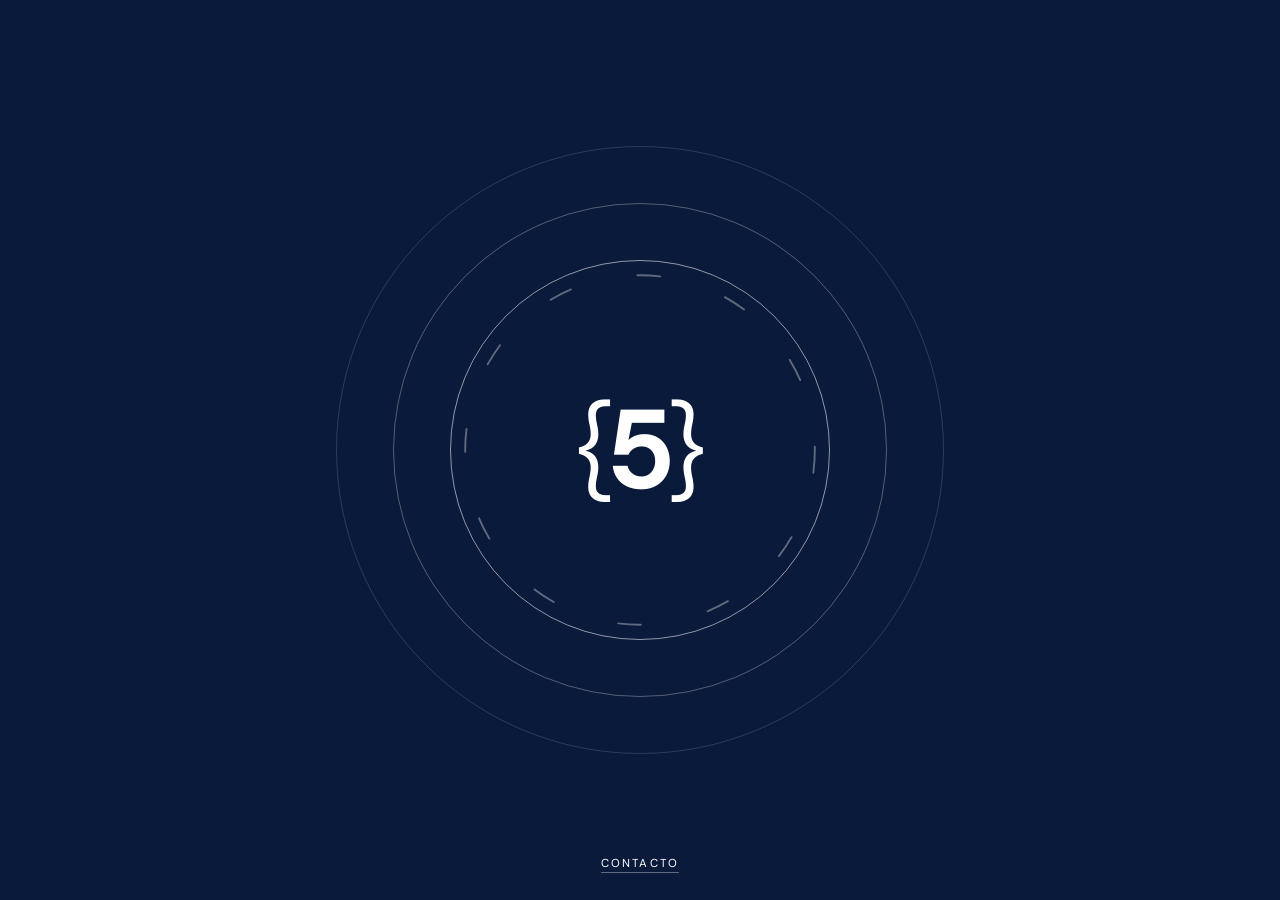
<file: index.html>
<!DOCTYPE html>
<html lang="es">
<head>
  <meta charset="UTF-8">
  <meta name="viewport" content="width=device-width, initial-scale=1.0">
  <title>estudio5 · Canales Digitales Optimizados</title>
  <link href="https://fonts.googleapis.com/css2?family=DM+Sans:wght@300;400;700&display=swap" rel="stylesheet">
  <style>
    *, *::before, *::after { box-sizing: border-box; margin: 0; padding: 0; }

    :root {
      --navy: #0a1a3b;
      --white: #ffffff;
      --dur: 5s;
    }

    html, body {
      width: 100%;
      height: 100%;
      overflow: hidden;
    }

    body {
      font-family: 'DM Sans', sans-serif;
      background: var(--navy);
      display: flex;
      align-items: center;
      justify-content: center;
    }

    /* ── Outer breathing rings ── */
    .ring-wrap {
      position: relative;
      display: flex;
      align-items: center;
      justify-content: center;
      /* Never exceed viewport, leave room for footer */
      width: min(55vw, 55vh, 380px);
      height: min(55vw, 55vh, 380px);
    }

    .ring {
      position: absolute;
      inset: 0;
      border-radius: 50%;
      border: 1.5px solid rgba(255,255,255,0.55);
      animation: breatheRing var(--dur) ease-in-out infinite;
    }
    .ring:nth-child(2) {
      inset: -15%;
      border-color: rgba(255,255,255,0.3);
      animation-delay: 0.4s;
    }
    .ring:nth-child(3) {
      inset: -30%;
      border-color: rgba(255,255,255,0.15);
      animation-delay: 0.8s;
    }

    /* Rings expand beyond ring-wrap — clip at a larger invisible container */
    .ring-wrap::before {
      content: '';
      position: fixed;
      inset: 0;
      pointer-events: none;
    }

    @keyframes breatheRing {
      0%, 100% { transform: scale(1);    opacity: 1; }
      50%       { transform: scale(1.06); opacity: 0.6; }
    }

    /* ── Center content ── */
    .center {
      position: relative;
      z-index: 2;
      display: flex;
      flex-direction: column;
      align-items: center;
      gap: 0;
    }

    /* ── Main mark ── */
    .mark {
      font-size: clamp(3.5rem, 12vw, 7rem);
      font-weight: 400;
      color: var(--white);
      letter-spacing: -0.02em;
      line-height: 1;
      white-space: nowrap;
      display: flex;
      align-items: baseline;
    }

    .brace {
      font-weight: 300;
      display: inline-block;
      animation: breatheBrace var(--dur) ease-in-out infinite;
    }
    .brace-close { animation-delay: 0.15s; }

    @keyframes breatheBrace {
      0%, 100% { transform: scaleY(1);    opacity: 1; }
      50%       { transform: scaleY(1.08); opacity: 0.75; }
    }

    .word {
      font-weight: 300;
      display: inline-block;
      overflow: hidden;
      max-width: 0;
      opacity: 0;
      animation: expandWord var(--dur) ease-in-out infinite;
      white-space: nowrap;
    }

    @keyframes expandWord {
      0%   { max-width: 0;   opacity: 0;   letter-spacing: -0.08em; }
      18%  { max-width: 0;   opacity: 0; }
      42%  { max-width: 5em; opacity: 1;   letter-spacing: -0.01em; }
      60%  { max-width: 5em; opacity: 1;   letter-spacing: -0.01em; }
      82%  { max-width: 0;   opacity: 0;   letter-spacing: -0.08em; }
      100% { max-width: 0;   opacity: 0; }
    }

    .num {
      font-weight: 700;
      animation: pulseNum var(--dur) ease-in-out infinite;
    }

    @keyframes pulseNum {
      0%, 100% { opacity: 1;    transform: scale(1); }
      42%      { opacity: 0.85; transform: scale(0.97); }
      60%      { opacity: 0.85; transform: scale(0.97); }
    }

    /* ── Progress arc (SVG) ── */
    .arc-wrap {
      position: absolute;
      inset: 0;
      z-index: 1;
      animation: rotateSlow calc(var(--dur) * 3) linear infinite;
    }

    @keyframes rotateSlow {
      from { transform: rotate(0deg); }
      to   { transform: rotate(360deg); }
    }

    .arc-wrap circle {
      fill: none;
      stroke: rgba(255,255,255,0.35);
      stroke-width: 0.5;
      stroke-dasharray: 6 18;
      stroke-linecap: round;
    }

    /* ── Footer ── */
    .footer {
      position: fixed;
      bottom: 1.8rem;
      width: 100%;
      text-align: center;
      font-size: clamp(0.6rem, 1.4vw, 0.72rem);
      font-weight: 300;
      letter-spacing: 0.18em;
      text-transform: uppercase;
      color: rgba(255,255,255,0.45);
    }
    .footer a {
      color: var(--white);
      text-decoration: none;
      font-weight: 400;
      border-bottom: 1px solid rgba(255,255,255,0.35);
      padding-bottom: 0.1em;
      transition: border-color 0.3s, color 0.3s;
    }
    .footer a:hover {
      border-color: var(--white);
    }

  </style>
</head>
<body>

  <div class="ring-wrap">

    <!-- Dashed orbit -->
    <svg class="arc-wrap" viewBox="0 0 100 100" xmlns="http://www.w3.org/2000/svg">
      <circle cx="50" cy="50" r="46"/>
    </svg>

    <!-- Breathing rings -->
    <div class="ring"></div>
    <div class="ring"></div>
    <div class="ring"></div>

    <!-- Content -->
    <div class="center">
      <div class="mark">
        <span class="brace">{</span>
        <span class="word">estudio</span>
        <span class="num">5</span>
        <span class="brace brace-close">}</span>
      </div>
    </div>

  </div>

  <footer class="footer">
    <a href="mailto:eliseoesteverena@gmail.com">Contacto</a>
  </footer>

</body>
</html>
</file>
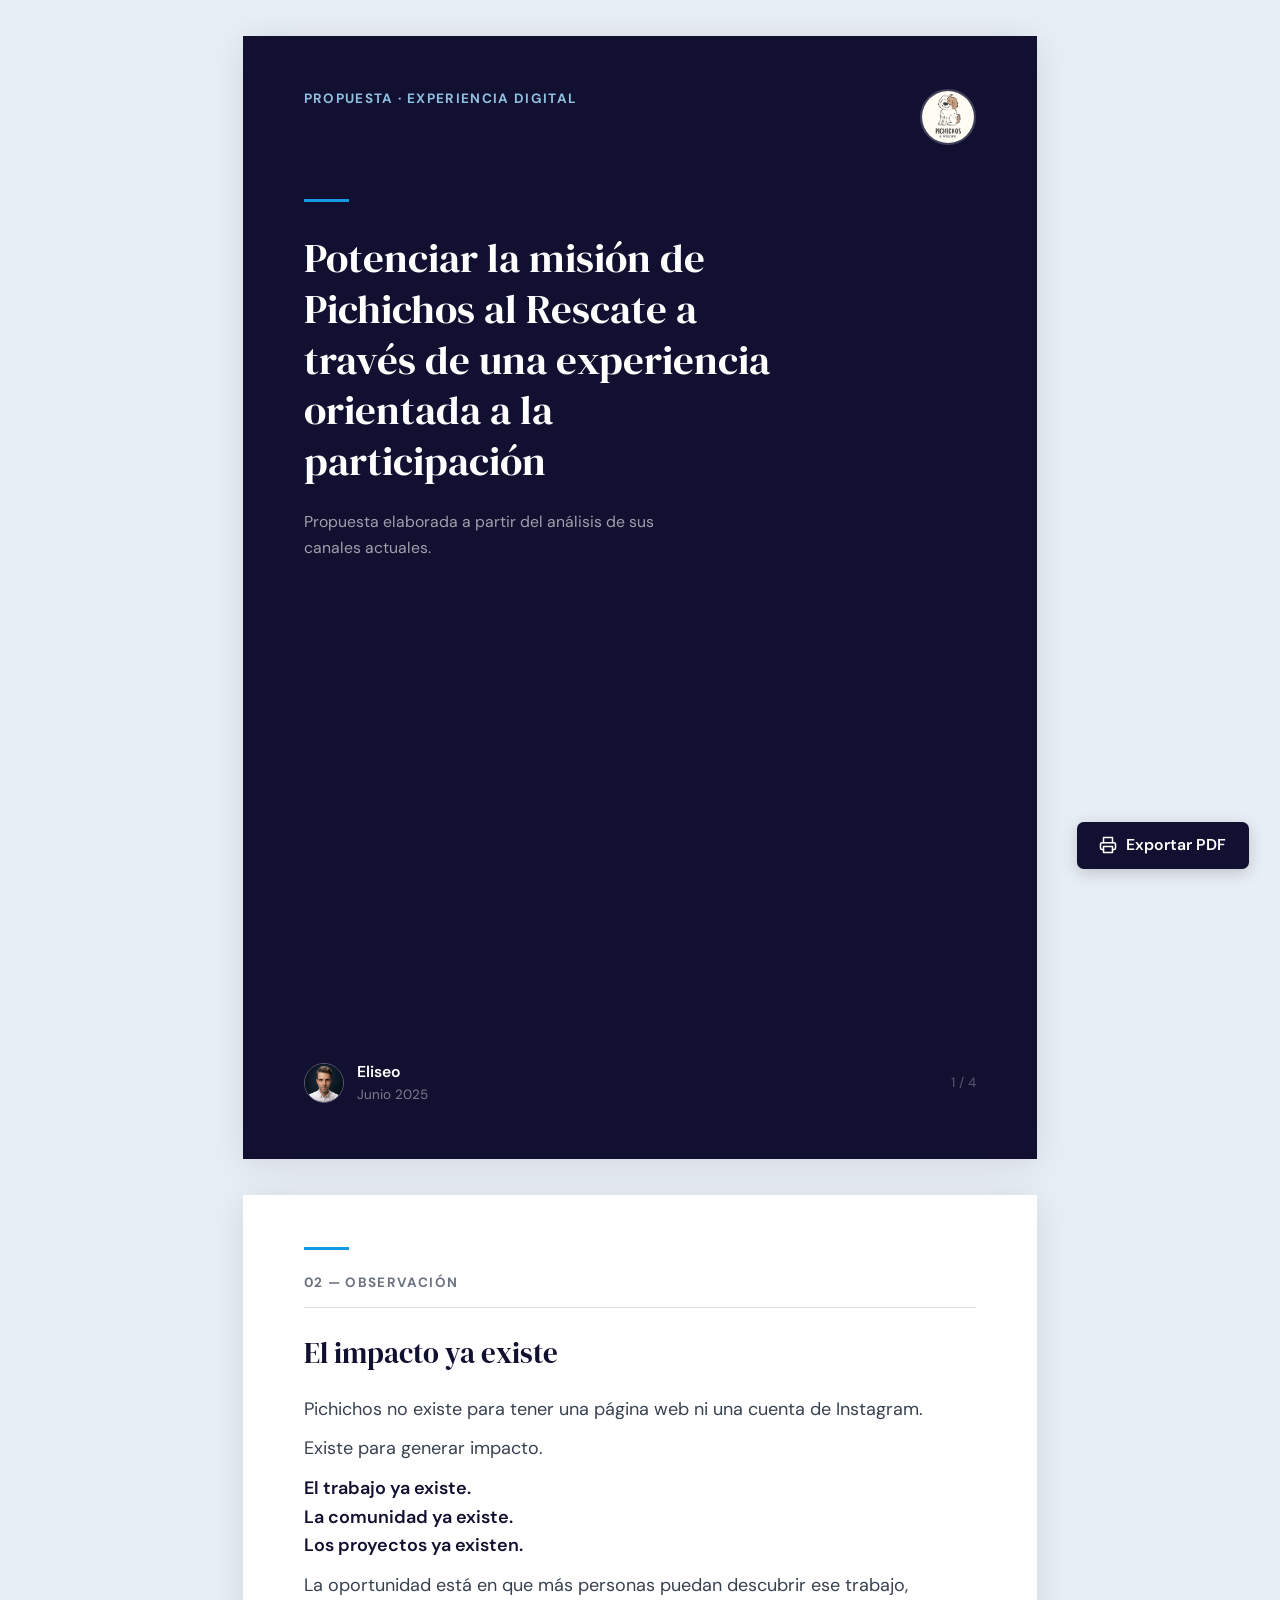
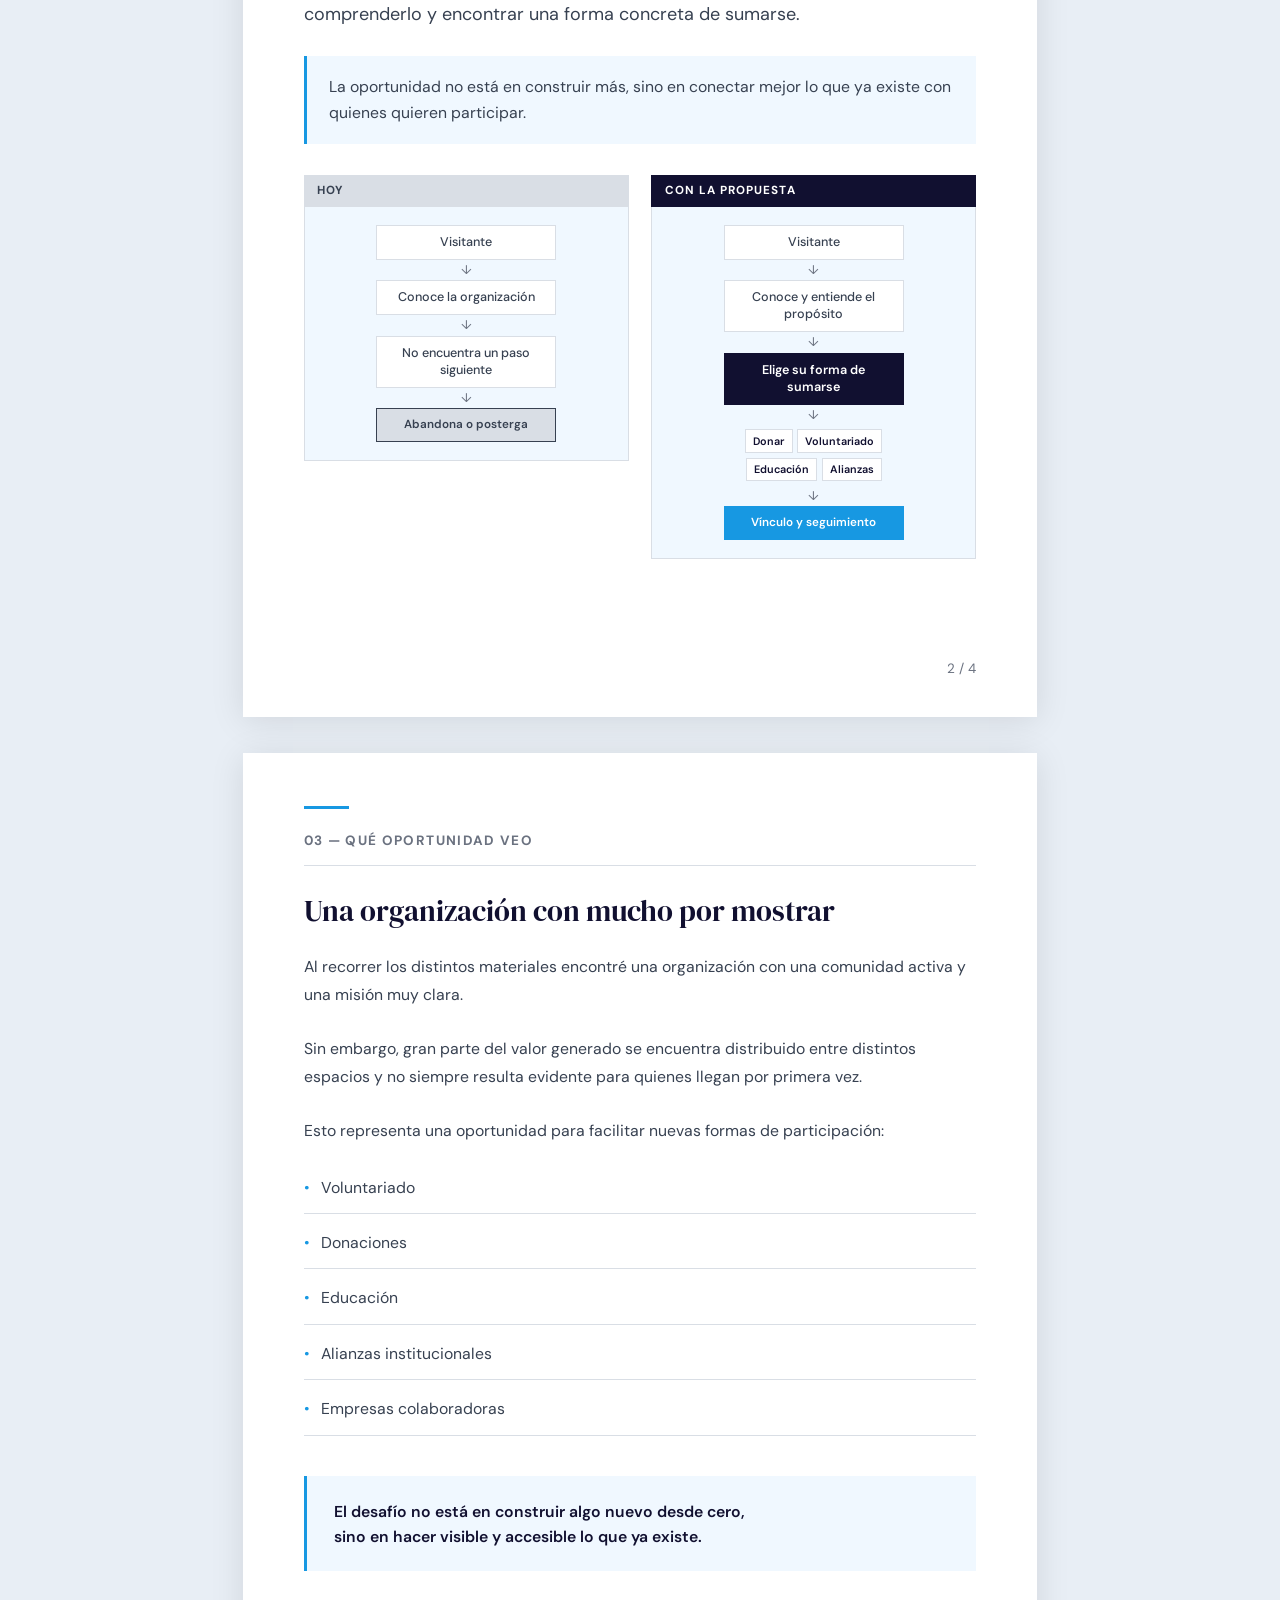
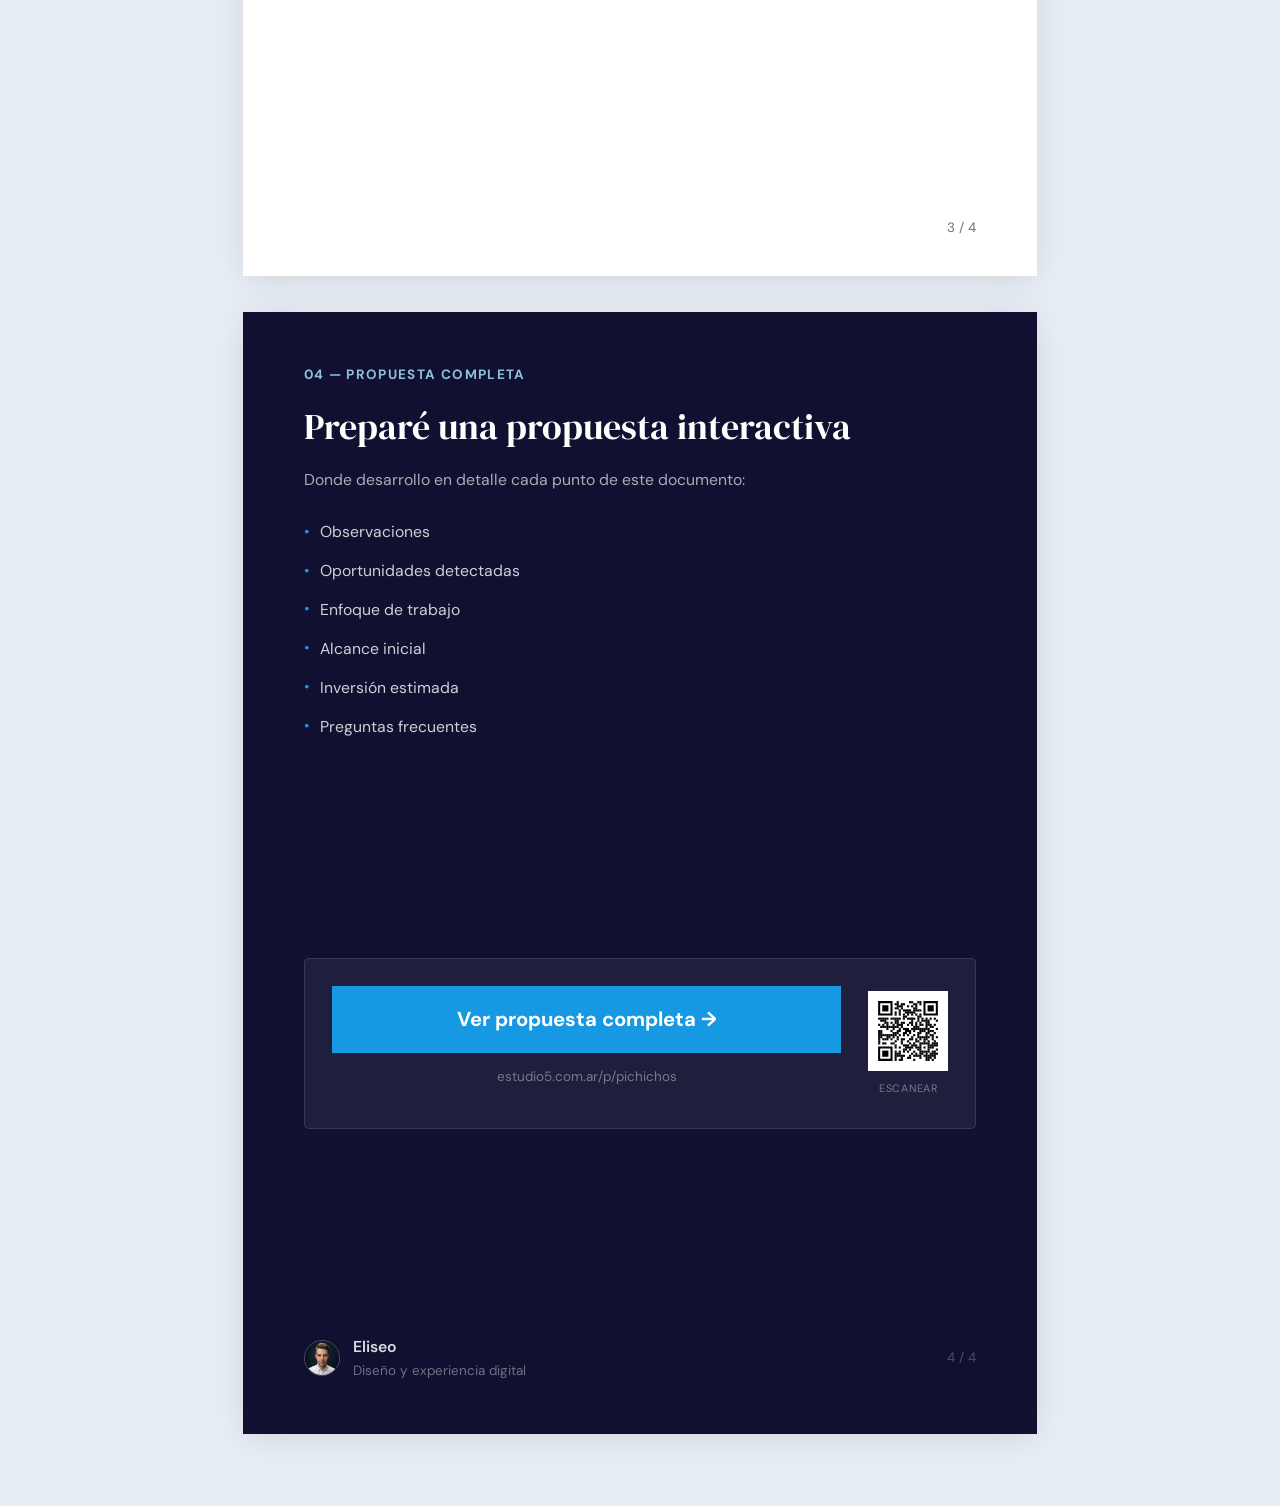
<file: p/pichichos-pdf.html>
﻿<!DOCTYPE html>
<html lang="es">

<head>
  <meta charset="UTF-8">
  <meta name="viewport" content="width=device-width, initial-scale=1.0">
  <title>Propuesta · Pichichos al Rescate</title>
  <link rel="stylesheet" href="../m.min.css">
  <link href="https://fonts.googleapis.com/css2?family=DM+Serif+Display:ital@0;1&family=DM+Sans:opsz,wght@9..40,300;9..40,400;9..40,500;9..40,600;9..40,700&display=swap" rel="stylesheet">
  <style>
    /* ── Base ── */
    *,
    *::before,
    *::after {
      box-sizing: border-box;
    }

    body {
      font-family: 'DM Sans', system-ui, sans-serif;
      background: #fff;
      color: var(--color-gray-900);
      margin: 0;
    }

    /* ── Pages ── */
    .page {
      width: 210mm;
      min-height: 297mm;
      margin: 0 auto;
      padding: 14mm 16mm;
      display: flex;
      flex-direction: column;
      position: relative;
      background: #fff;
      page-break-after: always;
    }

    .page:last-child {
      page-break-after: avoid;
    }

    /* ── Print ── */
    @media print {

      html,
      body {
        margin: 0;
        padding: 0;
        background: #fff;
      }

      .page {
        margin: 0;
        padding: 14mm 16mm;
        page-break-after: always;
        box-shadow: none;
      }

      .no-print {
        display: none !important;
      }
    }

    @media screen {
      body {
        background: #e8eef5;
        padding: 2rem 0;
      }

      .page {
        box-shadow: 0 4px 32px rgba(0, 0, 0, 0.10);
        margin-bottom: 2rem;
      }
    }

    /* ── Shared elements ── */
    .accent-bar {
      width: 2.5rem;
      height: 3px;
      background: var(--color-accent);
      margin-bottom: 1.25rem;
    }

    .label-sm {
      font-size: var(--font-xs);
      font-weight: 700;
      text-transform: uppercase;
      letter-spacing: 0.1em;
      color: var(--color-gray-500);
    }

    .page-num {
      position: absolute;
      bottom: 10mm;
      right: 16mm;
      font-size: var(--font-xs);
      color: var(--color-gray-500);
    }

    .page-rule {
      width: 100%;
      height: 1px;
      background: var(--color-gray-200);
      margin: 0 0 1.5rem;
    }

    /* ══════════════════════════════ PÁGINA 1 — PORTADA ══════════════════════════════ */
    .portada {
      background: var(--color-primary);
      justify-content: space-between;
    }

    .portada-top {
      display: flex;
      justify-content: space-between;
      align-items: flex-start;
    }

    .portada-logo {
      width: 56px;
      height: 56px;
      border-radius: 100%;
      object-fit: cover;
      border: 2px solid rgba(255, 255, 255, 0.2);
    }

    .portada-tag {
      font-size: var(--font-xs);
      font-weight: 700;
      text-transform: uppercase;
      letter-spacing: 0.1em;
      color: var(--color-accent-light);
    }

    .portada-center {
      flex: 1;
     /* display: flex;*/
      flex-direction: column;
      justify-content: center;
      padding: 3rem 0 2rem;
    }

    .portada-accent-bar {
      width: 2.5rem;
      height: 3px;
      background: var(--color-accent);
      margin-bottom: 1.75rem;
    }

    .portada-h1 {
      font-family: 'DM Serif Display', Georgia, serif;
      font-size: clamp(1.6rem, 3.5vw, 2.25rem);
      font-weight: 400;
      color: #fff;
      line-height: 1.25;
      margin-bottom: 1.25rem;
      max-width: 480px;
    }

    .portada-sub {
      font-size: var(--font-sm);
      color: rgba(255, 255, 255, 0.6);
      line-height: 1.65;
      max-width: 400px;
    }

    .portada-bottom {
      display: flex;
      align-items: center;
      justify-content: space-between;
    }

    .portada-autor {
      display: flex;
      align-items: center;
      gap: 0.75rem;
    }

    .portada-autor-foto {
      width: 40px;
      height: 40px;
      border-radius: 100%;
      object-fit: cover;
      border: 1.5px solid rgba(255, 255, 255, 0.3);
    }

    .portada-autor-info {
      display: flex;
      flex-direction: column;
      gap: 0.1rem;
    }

    .portada-autor-nombre {
      font-size: var(--font-sm);
      font-weight: 600;
      color: #fff;
    }

    .portada-autor-fecha {
      font-size: var(--font-xs);
      color: rgba(255, 255, 255, 0.45);
    }

    .portada-page-num {
      font-size: var(--font-xs);
      color: rgba(255, 255, 255, 0.3);
    }

    /* ══════════════════════════════ PÁGINA 2 — OBSERVACIÓN ══════════════════════════════ */
    .obs-intro {
      font-size: var(--font-base);
      color: var(--color-gray-700);
      line-height: 1.75;
      margin-bottom: 0;
    }

    .obs-intro p {
      margin-bottom: 0.6rem;
    }

    .obs-intro p:last-child {
      margin-bottom: 0;
    }

    .obs-intro strong {
      color: var(--color-primary);
      font-weight: 600;
    }

    .obs-oportunidad {
      margin-top: 1.5rem;
      padding: 1rem 1.25rem;
      border-left: 3px solid var(--color-accent);
      background: var(--color-gray-50);
      font-size: var(--font-sm);
      color: var(--color-gray-700);
      line-height: 1.65;
    }

    /* Antes/Después inline */
    .ad-wrap {
      margin-top: 1.75rem;
      display: grid;
      grid-template-columns: 1fr 1fr;
      gap: 1.25rem;
    }

    .ad-col {
      display: flex;
      flex-direction: column;
      gap: 0;
    }

    .ad-col-hdr {
      padding: 0.4rem 0.75rem;
      font-size: 0.65rem;
      font-weight: 700;
      text-transform: uppercase;
      letter-spacing: 0.09em;
    }

    .ad-col-antes .ad-col-hdr {
      background: var(--color-gray-200);
      color: var(--color-gray-700);
    }

    .ad-col-despues .ad-col-hdr {
      background: var(--color-primary);
      color: #fff;
    }

    .ad-flow {
      border: 1px solid var(--color-gray-200);
      border-top: none;
      background: var(--color-gray-50);
      padding: 1rem 0.75rem;
      display: flex;
      flex-direction: column;
      align-items: center;
      gap: 0;
    }

    .ad-node {
      width: 100%;
      max-width: 180px;
      padding: 0.45rem 0.65rem;
      text-align: center;
      font-size: 0.7rem;
      font-weight: 500;
      color: var(--color-gray-700);
      background: #fff;
      border: 1px solid var(--color-gray-200);
      line-height: 1.35;
    }

    .ad-arr {
      font-size: 0.7rem;
      color: var(--color-gray-500);
      line-height: 1.6;
    }

    .ad-node-bad {
      background: var(--color-gray-200);
      border-color: var(--color-gray-300);
      color: var(--color-gray-700);
      font-weight: 600;
      font-size: 0.65rem;
    }

    .ad-node-hl {
      background: var(--color-primary);
      color: #fff;
      border-color: var(--color-primary);
      font-weight: 600;
    }

    .ad-node-good {
      background: var(--color-accent);
      color: #fff;
      border-color: var(--color-accent);
      font-weight: 600;
      font-size: 0.65rem;
    }

    .ad-tags {
      display: flex;
      flex-wrap: wrap;
      gap: 0.25rem;
      justify-content: center;
      max-width: 180px;
      margin: 0.25rem 0;
    }

    .ad-tag {
      font-size: 0.6rem;
      font-weight: 600;
      color: var(--color-primary);
      border: 1px solid var(--color-gray-200);
      background: #fff;
      padding: 0.15rem 0.4rem;
    }

    /* ══════════════════════════════ PÁGINA 3 — OPORTUNIDAD ══════════════════════════════ */
    .opp-body {
      font-size: var(--font-sm);
      color: var(--color-gray-700);
      line-height: 1.75;
      margin-bottom: 1.5rem;
    }

    .opp-list {
      list-style: none;
      padding: 0;
      margin: 1rem 0 0;
    }

    .opp-list li {
      display: flex;
      align-items: flex-start;
      gap: 0.65rem;
      padding: 0.7rem 0;
      border-bottom: 1px solid var(--color-gray-200);
      font-size: var(--font-sm);
      color: var(--color-gray-700);
      line-height: 1.5;
    }

    .opp-list li::before {
      content: "·";
      color: var(--color-accent);
      font-size: 1.25rem;
      font-weight: 700;
      line-height: 1.1;
      flex-shrink: 0;
    }

    /* ══════════════════════════════ PÁGINA 4 — CTA ══════════════════════════════ */
    .cta-page {
      background: var(--color-primary);
      justify-content: space-between;
    }

    .cta-top {}

    .cta-tag {
      font-size: var(--font-xs);
      font-weight: 700;
      text-transform: uppercase;
      letter-spacing: 0.1em;
      color: var(--color-accent-light);
      margin-bottom: 1rem;
    }

    .cta-h2 {
      font-family: 'DM Serif Display', Georgia, serif;
      font-size: clamp(1.5rem, 3vw, 2rem);
      font-weight: 400;
      color: #fff;
      line-height: 1.25;
      margin-bottom: 1rem;
    }

    .cta-sub {
      font-size: var(--font-sm);
      color: rgba(255, 255, 255, 0.65);
      line-height: 1.65;
      margin-bottom: 1.5rem;
    }

    .cta-items {
      list-style: none;
      padding: 0;
      margin: 0 0 2rem;
      display: flex;
      flex-direction: column;
      gap: 0.6rem;
    }

    .cta-items li {
      display: flex;
      align-items: center;
      gap: 0.6rem;
      font-size: var(--font-sm);
      color: rgba(255, 255, 255, 0.8);
    }

    .cta-items li::before {
      content: "·";
      color: var(--color-accent);
      font-size: 1.25rem;
      font-weight: 700;
      line-height: 1;
      flex-shrink: 0;
    }

    /* CTA central — botón grande + QR */
    .cta-central {
      display: flex;
      align-items: stretch;
      gap: 1.5rem;
      background: rgba(255, 255, 255, 0.06);
      border: 1px solid rgba(255, 255, 255, 0.12);
      padding: 1.5rem;
      border-radius:5px;
    }

    .cta-btn-wrap {
      flex: 1;
      display: flex;
      flex-direction: column;
      justify-content: center;
      gap: 0.75rem;
    }

    .cta-btn-big {
      display: block;
      background: var(--color-accent);
      color: #fff;
      font-weight: 700;
      font-size: var(--font-lg);
      padding: 1rem 1.5rem;
      text-align: center;
      text-decoration: none;
      border-radius: 0;
    }

    .cta-url {
      font-size: var(--font-xs);
      color: rgba(255, 255, 255, 0.4);
      text-align: center;
      word-break: break-all;
    }

    .cta-qr-wrap {
      display: flex;
      flex-direction: column;
      align-items: center;
      justify-content: center;
      gap: 0.5rem;
      flex-shrink: 0;
    }

    .cta-qr {
      width: 80px;
      height: 80px;
      background: #fff;
      padding: 6px;
      display: flex;
      align-items: center;
      justify-content: center;
    }

    .cta-qr svg {
      width: 68px;
      height: 68px;
    }

    .cta-qr-label {
      font-size: 0.6rem;
      color: rgba(255, 255, 255, 0.4);
      text-align: center;
      text-transform: uppercase;
      letter-spacing: 0.07em;
    }

    /* Firma CTA */
    .cta-bottom {
      display: flex;
      align-items: center;
      justify-content: space-between;
      margin-top: 1.5rem;
    }

    .cta-firma {
      display: flex;
      align-items: center;
      gap: 0.75rem;
    }

    .cta-firma-foto {
      width: 36px;
      height: 36px;
      border-radius: 100%;
      object-fit: cover;
      border: 1.5px solid rgba(255, 255, 255, 0.25);
    }

    .cta-firma-info {
      display: flex;
      flex-direction: column;
      gap: 0.1rem;
    }

    .cta-firma-nombre {
      font-size: var(--font-sm);
      font-weight: 600;
      color: rgba(255, 255, 255, 0.85);
    }

    .cta-firma-cargo {
      font-size: var(--font-xs);
      color: rgba(255, 255, 255, 0.4);
    }

    /* ── Botón PDF flotante ── */
    .btn-pdf {
      position: fixed;
      bottom: 1.75rem;
      right: 1.75rem;
      z-index: 999;
      display: flex;
      align-items: center;
      gap: 0.5rem;
      padding: 0.65rem 1.25rem;
      background: var(--color-primary);
      color: #fff;
      font-size: var(--font-sm);
      font-weight: 600;
      border: none;
      border-radius: var(--radius-md);
      cursor: pointer;
      box-shadow: 0 4px 16px rgba(0, 0, 0, 0.18);
      transition: background 0.2s, transform 0.2s;
    }

    .btn-pdf:hover {
      background: var(--color-accent);
      transform: translateY(-2px);
    }

    .btn-pdf svg {
      width: 1rem;
      height: 1rem;
      flex-shrink: 0;
    }
  </style>
</head>

<body>

  <div class="page portada">
    <div class="portada-top">
      <span class="portada-tag">Propuesta · Experiencia digital</span>
      <img src="./pichichos-logo.jpg" alt="Logo Pichichos" class="portada-logo">
    </div>

    <div class="portada-center">
      <div class="portada-accent-bar"></div>
      <h1 class="portada-h1">Potenciar la misión de Pichichos al Rescate a través de una experiencia orientada a la participación</h1>
      <p class="portada-sub">Propuesta elaborada a partir del análisis de sus canales actuales.</p>
    </div>

    <div class="portada-bottom">
      <div class="portada-autor">
        <img src="../perfil.webp" alt="Eliseo" class="portada-autor-foto">
        <div class="portada-autor-info">
          <span class="portada-autor-nombre">Eliseo</span>
          <span class="portada-autor-fecha">Junio 2025</span>
        </div>
      </div>
      <span class="portada-page-num">1 / 4</span>
    </div>
  </div>

  <div class="page">
    <div class="accent-bar"></div>
    <span class="label-sm" style="margin-bottom:0.75rem;display:block;">02 — Observación</span>
    <div class="page-rule"></div>

    <h2 style="font-family:'DM Serif Display',Georgia,serif;font-weight:400;font-size:1.6rem;color:var(--color-primary);margin-bottom:1.25rem;line-height:1.3;">El impacto ya existe</h2>

    <div class="obs-intro">
      <p>Pichichos no existe para tener una página web ni una cuenta de Instagram.</p>
      <p>Existe para generar impacto.</p>
      <p><strong>El trabajo ya existe.<br>La comunidad ya existe.<br>Los proyectos ya existen.</strong></p>
      <p>La oportunidad está en que más personas puedan descubrir ese trabajo, comprenderlo y encontrar una forma concreta de sumarse.</p>
    </div>

    <div class="obs-oportunidad">
      La oportunidad no está en construir más, sino en conectar mejor lo que ya existe con quienes quieren participar.
    </div>

    <div class="ad-wrap">
      <div class="ad-col ad-col-antes">
        <div class="ad-col-hdr">Hoy</div>
        <div class="ad-flow">
          <div class="ad-node">Visitante</div>
          <div class="ad-arr">↓</div>
          <div class="ad-node">Conoce la organización</div>
          <div class="ad-arr">↓</div>
          <div class="ad-node">No encuentra un paso siguiente</div>
          <div class="ad-arr">↓</div>
          <div class="ad-node ad-node-bad">Abandona o posterga</div>
        </div>
      </div>

      <div class="ad-col ad-col-despues">
        <div class="ad-col-hdr">Con la propuesta</div>
        <div class="ad-flow">
          <div class="ad-node">Visitante</div>
          <div class="ad-arr">↓</div>
          <div class="ad-node">Conoce y entiende el propósito</div>
          <div class="ad-arr">↓</div>
          <div class="ad-node ad-node-hl">Elige su forma de sumarse</div>
          <div class="ad-arr">↓</div>
          <div class="ad-tags">
            <span class="ad-tag">Donar</span>
            <span class="ad-tag">Voluntariado</span>
            <span class="ad-tag">Educación</span>
            <span class="ad-tag">Alianzas</span>
          </div>
          <div class="ad-arr">↓</div>
          <div class="ad-node ad-node-good">Vínculo y seguimiento</div>
        </div>
      </div>
    </div>

    <span class="page-num">2 / 4</span>
  </div>

  <div class="page">
    <div class="accent-bar"></div>
    <span class="label-sm" style="margin-bottom:0.75rem;display:block;">03 — Qué oportunidad veo</span>
    <div class="page-rule"></div>

    <h2 style="font-family:'DM Serif Display',Georgia,serif;font-weight:400;font-size:1.6rem;color:var(--color-primary);margin-bottom:1.25rem;line-height:1.3;">Una organización con mucho por mostrar</h2>

    <p class="opp-body">Al recorrer los distintos materiales encontré una organización con una comunidad activa y una misión muy clara.</p>
    <p class="opp-body">Sin embargo, gran parte del valor generado se encuentra distribuido entre distintos espacios y no siempre resulta evidente para quienes llegan por primera vez.</p>
    <p class="opp-body" style="margin-bottom:0;">Esto representa una oportunidad para facilitar nuevas formas de participación:</p>

    <ul class="opp-list">
      <li>Voluntariado</li>
      <li>Donaciones</li>
      <li>Educación</li>
      <li>Alianzas institucionales</li>
      <li>Empresas colaboradoras</li>
    </ul>

    <div style="margin-top:2rem;padding:1.25rem 1.5rem;border-left:3px solid var(--color-accent);background:var(--color-gray-50);">
      <p style="font-size:var(--font-sm);color:var(--color-primary);font-weight:600;line-height:1.6;margin:0;">
        El desafío no está en construir algo nuevo desde cero,<br> sino en hacer visible y accesible lo que ya existe.
      </p>
    </div>

    <span class="page-num">3 / 4</span>
  </div>

  <div class="page cta-page">
    <div class="cta-top">
      <p class="cta-tag">04 — Propuesta completa</p>
      <h2 class="cta-h2">Preparé una propuesta interactiva</h2>
      <p class="cta-sub">Donde desarrollo en detalle cada punto de este documento:</p>

      <ul class="cta-items">
        <li>Observaciones</li>
        <li>Oportunidades detectadas</li>
        <li>Enfoque de trabajo</li>
        <li>Alcance inicial</li>
        <li>Inversión estimada</li>
        <li>Preguntas frecuentes</li>
      </ul>
    </div>

    <div class="cta-central">
      <div class="cta-btn-wrap">
        <a href="https://estudio5.com.ar/p/pichichos" class="cta-btn-big">Ver propuesta completa →</a>
        <p class="cta-url">estudio5.com.ar/p/pichichos</p>
      </div>

      <div class="cta-qr-wrap">
        <div class="cta-qr">
          <?xml version="1.0" encoding="utf-8"?>
<svg xmlns="http://www.w3.org/2000/svg" xmlns:xlink="http://www.w3.org/1999/xlink" xml:space="preserve" width="792" height="792" viewBox="0 0 792 792">
  <rect width="792" height="792" fill="#ffffff" x="0" y="0" />
  <g fill="#000000">
    <g transform="translate(264,48) scale(4.12)">
      <rect width="6" height="6" />
    </g>
    <g transform="translate(408,48) scale(4.12)">
      <rect width="6" height="6" />
    </g>
    <g transform="translate(432,48) scale(4.12)">
      <rect width="6" height="6" />
    </g>
    <g transform="translate(504,48) scale(4.12)">
      <rect width="6" height="6" />
    </g>
    <g transform="translate(528,48) scale(4.12)">
      <rect width="6" height="6" />
    </g>
    <g transform="translate(240,72) scale(4.12)">
      <rect width="6" height="6" />
    </g>
    <g transform="translate(264,72) scale(4.12)">
      <rect width="6" height="6" />
    </g>
    <g transform="translate(312,72) scale(4.12)">
      <rect width="6" height="6" />
    </g>
    <g transform="translate(336,72) scale(4.12)">
      <rect width="6" height="6" />
    </g>
    <g transform="translate(456,72) scale(4.12)">
      <rect width="6" height="6" />
    </g>
    <g transform="translate(480,72) scale(4.12)">
      <rect width="6" height="6" />
    </g>
    <g transform="translate(528,72) scale(4.12)">
      <rect width="6" height="6" />
    </g>
    <g transform="translate(264,96) scale(4.12)">
      <rect width="6" height="6" />
    </g>
    <g transform="translate(288,96) scale(4.12)">
      <rect width="6" height="6" />
    </g>
    <g transform="translate(312,96) scale(4.12)">
      <rect width="6" height="6" />
    </g>
    <g transform="translate(384,96) scale(4.12)">
      <rect width="6" height="6" />
    </g>
    <g transform="translate(432,96) scale(4.12)">
      <rect width="6" height="6" />
    </g>
    <g transform="translate(480,96) scale(4.12)">
      <rect width="6" height="6" />
    </g>
    <g transform="translate(240,120) scale(4.12)">
      <rect width="6" height="6" />
    </g>
    <g transform="translate(264,120) scale(4.12)">
      <rect width="6" height="6" />
    </g>
    <g transform="translate(312,120) scale(4.12)">
      <rect width="6" height="6" />
    </g>
    <g transform="translate(456,120) scale(4.12)">
      <rect width="6" height="6" />
    </g>
    <g transform="translate(480,120) scale(4.12)">
      <rect width="6" height="6" />
    </g>
    <g transform="translate(288,144) scale(4.12)">
      <rect width="6" height="6" />
    </g>
    <g transform="translate(336,144) scale(4.12)">
      <rect width="6" height="6" />
    </g>
    <g transform="translate(360,144) scale(4.12)">
      <rect width="6" height="6" />
    </g>
    <g transform="translate(384,144) scale(4.12)">
      <rect width="6" height="6" />
    </g>
    <g transform="translate(408,144) scale(4.12)">
      <rect width="6" height="6" />
    </g>
    <g transform="translate(456,144) scale(4.12)">
      <rect width="6" height="6" />
    </g>
    <g transform="translate(480,144) scale(4.12)">
      <rect width="6" height="6" />
    </g>
    <g transform="translate(504,144) scale(4.12)">
      <rect width="6" height="6" />
    </g>
    <g transform="translate(528,144) scale(4.12)">
      <rect width="6" height="6" />
    </g>
    <g transform="translate(240,168) scale(4.12)">
      <rect width="6" height="6" />
    </g>
    <g transform="translate(288,168) scale(4.12)">
      <rect width="6" height="6" />
    </g>
    <g transform="translate(360,168) scale(4.12)">
      <rect width="6" height="6" />
    </g>
    <g transform="translate(384,168) scale(4.12)">
      <rect width="6" height="6" />
    </g>
    <g transform="translate(408,168) scale(4.12)">
      <rect width="6" height="6" />
    </g>
    <g transform="translate(432,168) scale(4.12)">
      <rect width="6" height="6" />
    </g>
    <g transform="translate(456,168) scale(4.12)">
      <rect width="6" height="6" />
    </g>
    <g transform="translate(240,192) scale(4.12)">
      <rect width="6" height="6" />
    </g>
    <g transform="translate(288,192) scale(4.12)">
      <rect width="6" height="6" />
    </g>
    <g transform="translate(336,192) scale(4.12)">
      <rect width="6" height="6" />
    </g>
    <g transform="translate(384,192) scale(4.12)">
      <rect width="6" height="6" />
    </g>
    <g transform="translate(432,192) scale(4.12)">
      <rect width="6" height="6" />
    </g>
    <g transform="translate(480,192) scale(4.12)">
      <rect width="6" height="6" />
    </g>
    <g transform="translate(528,192) scale(4.12)">
      <rect width="6" height="6" />
    </g>
    <g transform="translate(336,216) scale(4.12)">
      <rect width="6" height="6" />
    </g>
    <g transform="translate(360,216) scale(4.12)">
      <rect width="6" height="6" />
    </g>
    <g transform="translate(504,216) scale(4.12)">
      <rect width="6" height="6" />
    </g>
    <g transform="translate(528,216) scale(4.12)">
      <rect width="6" height="6" />
    </g>
    <g transform="translate(48,240) scale(4.12)">
      <rect width="6" height="6" />
    </g>
    <g transform="translate(72,240) scale(4.12)">
      <rect width="6" height="6" />
    </g>
    <g transform="translate(96,240) scale(4.12)">
      <rect width="6" height="6" />
    </g>
    <g transform="translate(120,240) scale(4.12)">
      <rect width="6" height="6" />
    </g>
    <g transform="translate(144,240) scale(4.12)">
      <rect width="6" height="6" />
    </g>
    <g transform="translate(192,240) scale(4.12)">
      <rect width="6" height="6" />
    </g>
    <g transform="translate(216,240) scale(4.12)">
      <rect width="6" height="6" />
    </g>
    <g transform="translate(240,240) scale(4.12)">
      <rect width="6" height="6" />
    </g>
    <g transform="translate(264,240) scale(4.12)">
      <rect width="6" height="6" />
    </g>
    <g transform="translate(288,240) scale(4.12)">
      <rect width="6" height="6" />
    </g>
    <g transform="translate(336,240) scale(4.12)">
      <rect width="6" height="6" />
    </g>
    <g transform="translate(384,240) scale(4.12)">
      <rect width="6" height="6" />
    </g>
    <g transform="translate(408,240) scale(4.12)">
      <rect width="6" height="6" />
    </g>
    <g transform="translate(432,240) scale(4.12)">
      <rect width="6" height="6" />
    </g>
    <g transform="translate(456,240) scale(4.12)">
      <rect width="6" height="6" />
    </g>
    <g transform="translate(504,240) scale(4.12)">
      <rect width="6" height="6" />
    </g>
    <g transform="translate(552,240) scale(4.12)">
      <rect width="6" height="6" />
    </g>
    <g transform="translate(600,240) scale(4.12)">
      <rect width="6" height="6" />
    </g>
    <g transform="translate(648,240) scale(4.12)">
      <rect width="6" height="6" />
    </g>
    <g transform="translate(696,240) scale(4.12)">
      <rect width="6" height="6" />
    </g>
    <g transform="translate(72,264) scale(4.12)">
      <rect width="6" height="6" />
    </g>
    <g transform="translate(96,264) scale(4.12)">
      <rect width="6" height="6" />
    </g>
    <g transform="translate(120,264) scale(4.12)">
      <rect width="6" height="6" />
    </g>
    <g transform="translate(240,264) scale(4.12)">
      <rect width="6" height="6" />
    </g>
    <g transform="translate(264,264) scale(4.12)">
      <rect width="6" height="6" />
    </g>
    <g transform="translate(432,264) scale(4.12)">
      <rect width="6" height="6" />
    </g>
    <g transform="translate(504,264) scale(4.12)">
      <rect width="6" height="6" />
    </g>
    <g transform="translate(552,264) scale(4.12)">
      <rect width="6" height="6" />
    </g>
    <g transform="translate(576,264) scale(4.12)">
      <rect width="6" height="6" />
    </g>
    <g transform="translate(600,264) scale(4.12)">
      <rect width="6" height="6" />
    </g>
    <g transform="translate(624,264) scale(4.12)">
      <rect width="6" height="6" />
    </g>
    <g transform="translate(720,264) scale(4.12)">
      <rect width="6" height="6" />
    </g>
    <g transform="translate(120,288) scale(4.12)">
      <rect width="6" height="6" />
    </g>
    <g transform="translate(144,288) scale(4.12)">
      <rect width="6" height="6" />
    </g>
    <g transform="translate(192,288) scale(4.12)">
      <rect width="6" height="6" />
    </g>
    <g transform="translate(240,288) scale(4.12)">
      <rect width="6" height="6" />
    </g>
    <g transform="translate(264,288) scale(4.12)">
      <rect width="6" height="6" />
    </g>
    <g transform="translate(312,288) scale(4.12)">
      <rect width="6" height="6" />
    </g>
    <g transform="translate(336,288) scale(4.12)">
      <rect width="6" height="6" />
    </g>
    <g transform="translate(408,288) scale(4.12)">
      <rect width="6" height="6" />
    </g>
    <g transform="translate(432,288) scale(4.12)">
      <rect width="6" height="6" />
    </g>
    <g transform="translate(480,288) scale(4.12)">
      <rect width="6" height="6" />
    </g>
    <g transform="translate(528,288) scale(4.12)">
      <rect width="6" height="6" />
    </g>
    <g transform="translate(600,288) scale(4.12)">
      <rect width="6" height="6" />
    </g>
    <g transform="translate(624,288) scale(4.12)">
      <rect width="6" height="6" />
    </g>
    <g transform="translate(48,312) scale(4.12)">
      <rect width="6" height="6" />
    </g>
    <g transform="translate(96,312) scale(4.12)">
      <rect width="6" height="6" />
    </g>
    <g transform="translate(144,312) scale(4.12)">
      <rect width="6" height="6" />
    </g>
    <g transform="translate(216,312) scale(4.12)">
      <rect width="6" height="6" />
    </g>
    <g transform="translate(264,312) scale(4.12)">
      <rect width="6" height="6" />
    </g>
    <g transform="translate(288,312) scale(4.12)">
      <rect width="6" height="6" />
    </g>
    <g transform="translate(312,312) scale(4.12)">
      <rect width="6" height="6" />
    </g>
    <g transform="translate(384,312) scale(4.12)">
      <rect width="6" height="6" />
    </g>
    <g transform="translate(432,312) scale(4.12)">
      <rect width="6" height="6" />
    </g>
    <g transform="translate(480,312) scale(4.12)">
      <rect width="6" height="6" />
    </g>
    <g transform="translate(528,312) scale(4.12)">
      <rect width="6" height="6" />
    </g>
    <g transform="translate(552,312) scale(4.12)">
      <rect width="6" height="6" />
    </g>
    <g transform="translate(600,312) scale(4.12)">
      <rect width="6" height="6" />
    </g>
    <g transform="translate(624,312) scale(4.12)">
      <rect width="6" height="6" />
    </g>
    <g transform="translate(648,312) scale(4.12)">
      <rect width="6" height="6" />
    </g>
    <g transform="translate(696,312) scale(4.12)">
      <rect width="6" height="6" />
    </g>
    <g transform="translate(72,336) scale(4.12)">
      <rect width="6" height="6" />
    </g>
    <g transform="translate(96,336) scale(4.12)">
      <rect width="6" height="6" />
    </g>
    <g transform="translate(120,336) scale(4.12)">
      <rect width="6" height="6" />
    </g>
    <g transform="translate(144,336) scale(4.12)">
      <rect width="6" height="6" />
    </g>
    <g transform="translate(168,336) scale(4.12)">
      <rect width="6" height="6" />
    </g>
    <g transform="translate(192,336) scale(4.12)">
      <rect width="6" height="6" />
    </g>
    <g transform="translate(216,336) scale(4.12)">
      <rect width="6" height="6" />
    </g>
    <g transform="translate(240,336) scale(4.12)">
      <rect width="6" height="6" />
    </g>
    <g transform="translate(264,336) scale(4.12)">
      <rect width="6" height="6" />
    </g>
    <g transform="translate(312,336) scale(4.12)">
      <rect width="6" height="6" />
    </g>
    <g transform="translate(456,336) scale(4.12)">
      <rect width="6" height="6" />
    </g>
    <g transform="translate(480,336) scale(4.12)">
      <rect width="6" height="6" />
    </g>
    <g transform="translate(504,336) scale(4.12)">
      <rect width="6" height="6" />
    </g>
    <g transform="translate(600,336) scale(4.12)">
      <rect width="6" height="6" />
    </g>
    <g transform="translate(648,336) scale(4.12)">
      <rect width="6" height="6" />
    </g>
    <g transform="translate(672,336) scale(4.12)">
      <rect width="6" height="6" />
    </g>
    <g transform="translate(144,360) scale(4.12)">
      <rect width="6" height="6" />
    </g>
    <g transform="translate(216,360) scale(4.12)">
      <rect width="6" height="6" />
    </g>
    <g transform="translate(288,360) scale(4.12)">
      <rect width="6" height="6" />
    </g>
    <g transform="translate(336,360) scale(4.12)">
      <rect width="6" height="6" />
    </g>
    <g transform="translate(360,360) scale(4.12)">
      <rect width="6" height="6" />
    </g>
    <g transform="translate(384,360) scale(4.12)">
      <rect width="6" height="6" />
    </g>
    <g transform="translate(432,360) scale(4.12)">
      <rect width="6" height="6" />
    </g>
    <g transform="translate(456,360) scale(4.12)">
      <rect width="6" height="6" />
    </g>
    <g transform="translate(480,360) scale(4.12)">
      <rect width="6" height="6" />
    </g>
    <g transform="translate(504,360) scale(4.12)">
      <rect width="6" height="6" />
    </g>
    <g transform="translate(528,360) scale(4.12)">
      <rect width="6" height="6" />
    </g>
    <g transform="translate(552,360) scale(4.12)">
      <rect width="6" height="6" />
    </g>
    <g transform="translate(576,360) scale(4.12)">
      <rect width="6" height="6" />
    </g>
    <g transform="translate(600,360) scale(4.12)">
      <rect width="6" height="6" />
    </g>
    <g transform="translate(624,360) scale(4.12)">
      <rect width="6" height="6" />
    </g>
    <g transform="translate(720,360) scale(4.12)">
      <rect width="6" height="6" />
    </g>
    <g transform="translate(48,384) scale(4.12)">
      <rect width="6" height="6" />
    </g>
    <g transform="translate(72,384) scale(4.12)">
      <rect width="6" height="6" />
    </g>
    <g transform="translate(192,384) scale(4.12)">
      <rect width="6" height="6" />
    </g>
    <g transform="translate(264,384) scale(4.12)">
      <rect width="6" height="6" />
    </g>
    <g transform="translate(288,384) scale(4.12)">
      <rect width="6" height="6" />
    </g>
    <g transform="translate(360,384) scale(4.12)">
      <rect width="6" height="6" />
    </g>
    <g transform="translate(384,384) scale(4.12)">
      <rect width="6" height="6" />
    </g>
    <g transform="translate(408,384) scale(4.12)">
      <rect width="6" height="6" />
    </g>
    <g transform="translate(456,384) scale(4.12)">
      <rect width="6" height="6" />
    </g>
    <g transform="translate(528,384) scale(4.12)">
      <rect width="6" height="6" />
    </g>
    <g transform="translate(552,384) scale(4.12)">
      <rect width="6" height="6" />
    </g>
    <g transform="translate(576,384) scale(4.12)">
      <rect width="6" height="6" />
    </g>
    <g transform="translate(624,384) scale(4.12)">
      <rect width="6" height="6" />
    </g>
    <g transform="translate(648,384) scale(4.12)">
      <rect width="6" height="6" />
    </g>
    <g transform="translate(672,384) scale(4.12)">
      <rect width="6" height="6" />
    </g>
    <g transform="translate(48,408) scale(4.12)">
      <rect width="6" height="6" />
    </g>
    <g transform="translate(72,408) scale(4.12)">
      <rect width="6" height="6" />
    </g>
    <g transform="translate(216,408) scale(4.12)">
      <rect width="6" height="6" />
    </g>
    <g transform="translate(240,408) scale(4.12)">
      <rect width="6" height="6" />
    </g>
    <g transform="translate(264,408) scale(4.12)">
      <rect width="6" height="6" />
    </g>
    <g transform="translate(336,408) scale(4.12)">
      <rect width="6" height="6" />
    </g>
    <g transform="translate(360,408) scale(4.12)">
      <rect width="6" height="6" />
    </g>
    <g transform="translate(408,408) scale(4.12)">
      <rect width="6" height="6" />
    </g>
    <g transform="translate(504,408) scale(4.12)">
      <rect width="6" height="6" />
    </g>
    <g transform="translate(528,408) scale(4.12)">
      <rect width="6" height="6" />
    </g>
    <g transform="translate(600,408) scale(4.12)">
      <rect width="6" height="6" />
    </g>
    <g transform="translate(624,408) scale(4.12)">
      <rect width="6" height="6" />
    </g>
    <g transform="translate(696,408) scale(4.12)">
      <rect width="6" height="6" />
    </g>
    <g transform="translate(48,432) scale(4.12)">
      <rect width="6" height="6" />
    </g>
    <g transform="translate(72,432) scale(4.12)">
      <rect width="6" height="6" />
    </g>
    <g transform="translate(96,432) scale(4.12)">
      <rect width="6" height="6" />
    </g>
    <g transform="translate(120,432) scale(4.12)">
      <rect width="6" height="6" />
    </g>
    <g transform="translate(144,432) scale(4.12)">
      <rect width="6" height="6" />
    </g>
    <g transform="translate(168,432) scale(4.12)">
      <rect width="6" height="6" />
    </g>
    <g transform="translate(192,432) scale(4.12)">
      <rect width="6" height="6" />
    </g>
    <g transform="translate(216,432) scale(4.12)">
      <rect width="6" height="6" />
    </g>
    <g transform="translate(240,432) scale(4.12)">
      <rect width="6" height="6" />
    </g>
    <g transform="translate(288,432) scale(4.12)">
      <rect width="6" height="6" />
    </g>
    <g transform="translate(336,432) scale(4.12)">
      <rect width="6" height="6" />
    </g>
    <g transform="translate(384,432) scale(4.12)">
      <rect width="6" height="6" />
    </g>
    <g transform="translate(456,432) scale(4.12)">
      <rect width="6" height="6" />
    </g>
    <g transform="translate(504,432) scale(4.12)">
      <rect width="6" height="6" />
    </g>
    <g transform="translate(600,432) scale(4.12)">
      <rect width="6" height="6" />
    </g>
    <g transform="translate(648,432) scale(4.12)">
      <rect width="6" height="6" />
    </g>
    <g transform="translate(672,432) scale(4.12)">
      <rect width="6" height="6" />
    </g>
    <g transform="translate(48,456) scale(4.12)">
      <rect width="6" height="6" />
    </g>
    <g transform="translate(72,456) scale(4.12)">
      <rect width="6" height="6" />
    </g>
    <g transform="translate(144,456) scale(4.12)">
      <rect width="6" height="6" />
    </g>
    <g transform="translate(168,456) scale(4.12)">
      <rect width="6" height="6" />
    </g>
    <g transform="translate(216,456) scale(4.12)">
      <rect width="6" height="6" />
    </g>
    <g transform="translate(264,456) scale(4.12)">
      <rect width="6" height="6" />
    </g>
    <g transform="translate(432,456) scale(4.12)">
      <rect width="6" height="6" />
    </g>
    <g transform="translate(504,456) scale(4.12)">
      <rect width="6" height="6" />
    </g>
    <g transform="translate(528,456) scale(4.12)">
      <rect width="6" height="6" />
    </g>
    <g transform="translate(552,456) scale(4.12)">
      <rect width="6" height="6" />
    </g>
    <g transform="translate(576,456) scale(4.12)">
      <rect width="6" height="6" />
    </g>
    <g transform="translate(600,456) scale(4.12)">
      <rect width="6" height="6" />
    </g>
    <g transform="translate(624,456) scale(4.12)">
      <rect width="6" height="6" />
    </g>
    <g transform="translate(672,456) scale(4.12)">
      <rect width="6" height="6" />
    </g>
    <g transform="translate(720,456) scale(4.12)">
      <rect width="6" height="6" />
    </g>
    <g transform="translate(48,480) scale(4.12)">
      <rect width="6" height="6" />
    </g>
    <g transform="translate(96,480) scale(4.12)">
      <rect width="6" height="6" />
    </g>
    <g transform="translate(120,480) scale(4.12)">
      <rect width="6" height="6" />
    </g>
    <g transform="translate(144,480) scale(4.12)">
      <rect width="6" height="6" />
    </g>
    <g transform="translate(192,480) scale(4.12)">
      <rect width="6" height="6" />
    </g>
    <g transform="translate(264,480) scale(4.12)">
      <rect width="6" height="6" />
    </g>
    <g transform="translate(312,480) scale(4.12)">
      <rect width="6" height="6" />
    </g>
    <g transform="translate(336,480) scale(4.12)">
      <rect width="6" height="6" />
    </g>
    <g transform="translate(408,480) scale(4.12)">
      <rect width="6" height="6" />
    </g>
    <g transform="translate(432,480) scale(4.12)">
      <rect width="6" height="6" />
    </g>
    <g transform="translate(480,480) scale(4.12)">
      <rect width="6" height="6" />
    </g>
    <g transform="translate(528,480) scale(4.12)">
      <rect width="6" height="6" />
    </g>
    <g transform="translate(576,480) scale(4.12)">
      <rect width="6" height="6" />
    </g>
    <g transform="translate(600,480) scale(4.12)">
      <rect width="6" height="6" />
    </g>
    <g transform="translate(672,480) scale(4.12)">
      <rect width="6" height="6" />
    </g>
    <g transform="translate(48,504) scale(4.12)">
      <rect width="6" height="6" />
    </g>
    <g transform="translate(240,504) scale(4.12)">
      <rect width="6" height="6" />
    </g>
    <g transform="translate(312,504) scale(4.12)">
      <rect width="6" height="6" />
    </g>
    <g transform="translate(384,504) scale(4.12)">
      <rect width="6" height="6" />
    </g>
    <g transform="translate(480,504) scale(4.12)">
      <rect width="6" height="6" />
    </g>
    <g transform="translate(504,504) scale(4.12)">
      <rect width="6" height="6" />
    </g>
    <g transform="translate(576,504) scale(4.12)">
      <rect width="6" height="6" />
    </g>
    <g transform="translate(624,504) scale(4.12)">
      <rect width="6" height="6" />
    </g>
    <g transform="translate(696,504) scale(4.12)">
      <rect width="6" height="6" />
    </g>
    <g transform="translate(48,528) scale(4.12)">
      <rect width="6" height="6" />
    </g>
    <g transform="translate(96,528) scale(4.12)">
      <rect width="6" height="6" />
    </g>
    <g transform="translate(120,528) scale(4.12)">
      <rect width="6" height="6" />
    </g>
    <g transform="translate(192,528) scale(4.12)">
      <rect width="6" height="6" />
    </g>
    <g transform="translate(216,528) scale(4.12)">
      <rect width="6" height="6" />
    </g>
    <g transform="translate(312,528) scale(4.12)">
      <rect width="6" height="6" />
    </g>
    <g transform="translate(408,528) scale(4.12)">
      <rect width="6" height="6" />
    </g>
    <g transform="translate(456,528) scale(4.12)">
      <rect width="6" height="6" />
    </g>
    <g transform="translate(528,528) scale(4.12)">
      <rect width="6" height="6" />
    </g>
    <g transform="translate(552,528) scale(4.12)">
      <rect width="6" height="6" />
    </g>
    <g transform="translate(576,528) scale(4.12)">
      <rect width="6" height="6" />
    </g>
    <g transform="translate(600,528) scale(4.12)">
      <rect width="6" height="6" />
    </g>
    <g transform="translate(624,528) scale(4.12)">
      <rect width="6" height="6" />
    </g>
    <g transform="translate(672,528) scale(4.12)">
      <rect width="6" height="6" />
    </g>
    <g transform="translate(696,528) scale(4.12)">
      <rect width="6" height="6" />
    </g>
    <g transform="translate(720,528) scale(4.12)">
      <rect width="6" height="6" />
    </g>
    <g transform="translate(240,552) scale(4.12)">
      <rect width="6" height="6" />
    </g>
    <g transform="translate(336,552) scale(4.12)">
      <rect width="6" height="6" />
    </g>
    <g transform="translate(360,552) scale(4.12)">
      <rect width="6" height="6" />
    </g>
    <g transform="translate(384,552) scale(4.12)">
      <rect width="6" height="6" />
    </g>
    <g transform="translate(432,552) scale(4.12)">
      <rect width="6" height="6" />
    </g>
    <g transform="translate(456,552) scale(4.12)">
      <rect width="6" height="6" />
    </g>
    <g transform="translate(480,552) scale(4.12)">
      <rect width="6" height="6" />
    </g>
    <g transform="translate(528,552) scale(4.12)">
      <rect width="6" height="6" />
    </g>
    <g transform="translate(624,552) scale(4.12)">
      <rect width="6" height="6" />
    </g>
    <g transform="translate(648,552) scale(4.12)">
      <rect width="6" height="6" />
    </g>
    <g transform="translate(672,552) scale(4.12)">
      <rect width="6" height="6" />
    </g>
    <g transform="translate(696,552) scale(4.12)">
      <rect width="6" height="6" />
    </g>
    <g transform="translate(720,552) scale(4.12)">
      <rect width="6" height="6" />
    </g>
    <g transform="translate(240,576) scale(4.12)">
      <rect width="6" height="6" />
    </g>
    <g transform="translate(288,576) scale(4.12)">
      <rect width="6" height="6" />
    </g>
    <g transform="translate(360,576) scale(4.12)">
      <rect width="6" height="6" />
    </g>
    <g transform="translate(384,576) scale(4.12)">
      <rect width="6" height="6" />
    </g>
    <g transform="translate(408,576) scale(4.12)">
      <rect width="6" height="6" />
    </g>
    <g transform="translate(432,576) scale(4.12)">
      <rect width="6" height="6" />
    </g>
    <g transform="translate(480,576) scale(4.12)">
      <rect width="6" height="6" />
    </g>
    <g transform="translate(504,576) scale(4.12)">
      <rect width="6" height="6" />
    </g>
    <g transform="translate(528,576) scale(4.12)">
      <rect width="6" height="6" />
    </g>
    <g transform="translate(576,576) scale(4.12)">
      <rect width="6" height="6" />
    </g>
    <g transform="translate(624,576) scale(4.12)">
      <rect width="6" height="6" />
    </g>
    <g transform="translate(648,576) scale(4.12)">
      <rect width="6" height="6" />
    </g>
    <g transform="translate(672,576) scale(4.12)">
      <rect width="6" height="6" />
    </g>
    <g transform="translate(336,600) scale(4.12)">
      <rect width="6" height="6" />
    </g>
    <g transform="translate(360,600) scale(4.12)">
      <rect width="6" height="6" />
    </g>
    <g transform="translate(408,600) scale(4.12)">
      <rect width="6" height="6" />
    </g>
    <g transform="translate(504,600) scale(4.12)">
      <rect width="6" height="6" />
    </g>
    <g transform="translate(528,600) scale(4.12)">
      <rect width="6" height="6" />
    </g>
    <g transform="translate(624,600) scale(4.12)">
      <rect width="6" height="6" />
    </g>
    <g transform="translate(720,600) scale(4.12)">
      <rect width="6" height="6" />
    </g>
    <g transform="translate(240,624) scale(4.12)">
      <rect width="6" height="6" />
    </g>
    <g transform="translate(288,624) scale(4.12)">
      <rect width="6" height="6" />
    </g>
    <g transform="translate(336,624) scale(4.12)">
      <rect width="6" height="6" />
    </g>
    <g transform="translate(384,624) scale(4.12)">
      <rect width="6" height="6" />
    </g>
    <g transform="translate(456,624) scale(4.12)">
      <rect width="6" height="6" />
    </g>
    <g transform="translate(528,624) scale(4.12)">
      <rect width="6" height="6" />
    </g>
    <g transform="translate(552,624) scale(4.12)">
      <rect width="6" height="6" />
    </g>
    <g transform="translate(576,624) scale(4.12)">
      <rect width="6" height="6" />
    </g>
    <g transform="translate(600,624) scale(4.12)">
      <rect width="6" height="6" />
    </g>
    <g transform="translate(624,624) scale(4.12)">
      <rect width="6" height="6" />
    </g>
    <g transform="translate(672,624) scale(4.12)">
      <rect width="6" height="6" />
    </g>
    <g transform="translate(696,624) scale(4.12)">
      <rect width="6" height="6" />
    </g>
    <g transform="translate(240,648) scale(4.12)">
      <rect width="6" height="6" />
    </g>
    <g transform="translate(264,648) scale(4.12)">
      <rect width="6" height="6" />
    </g>
    <g transform="translate(288,648) scale(4.12)">
      <rect width="6" height="6" />
    </g>
    <g transform="translate(432,648) scale(4.12)">
      <rect width="6" height="6" />
    </g>
    <g transform="translate(480,648) scale(4.12)">
      <rect width="6" height="6" />
    </g>
    <g transform="translate(528,648) scale(4.12)">
      <rect width="6" height="6" />
    </g>
    <g transform="translate(552,648) scale(4.12)">
      <rect width="6" height="6" />
    </g>
    <g transform="translate(600,648) scale(4.12)">
      <rect width="6" height="6" />
    </g>
    <g transform="translate(648,648) scale(4.12)">
      <rect width="6" height="6" />
    </g>
    <g transform="translate(672,648) scale(4.12)">
      <rect width="6" height="6" />
    </g>
    <g transform="translate(696,648) scale(4.12)">
      <rect width="6" height="6" />
    </g>
    <g transform="translate(720,648) scale(4.12)">
      <rect width="6" height="6" />
    </g>
    <g transform="translate(240,672) scale(4.12)">
      <rect width="6" height="6" />
    </g>
    <g transform="translate(264,672) scale(4.12)">
      <rect width="6" height="6" />
    </g>
    <g transform="translate(288,672) scale(4.12)">
      <rect width="6" height="6" />
    </g>
    <g transform="translate(312,672) scale(4.12)">
      <rect width="6" height="6" />
    </g>
    <g transform="translate(336,672) scale(4.12)">
      <rect width="6" height="6" />
    </g>
    <g transform="translate(408,672) scale(4.12)">
      <rect width="6" height="6" />
    </g>
    <g transform="translate(456,672) scale(4.12)">
      <rect width="6" height="6" />
    </g>
    <g transform="translate(480,672) scale(4.12)">
      <rect width="6" height="6" />
    </g>
    <g transform="translate(504,672) scale(4.12)">
      <rect width="6" height="6" />
    </g>
    <g transform="translate(528,672) scale(4.12)">
      <rect width="6" height="6" />
    </g>
    <g transform="translate(576,672) scale(4.12)">
      <rect width="6" height="6" />
    </g>
    <g transform="translate(600,672) scale(4.12)">
      <rect width="6" height="6" />
    </g>
    <g transform="translate(624,672) scale(4.12)">
      <rect width="6" height="6" />
    </g>
    <g transform="translate(648,672) scale(4.12)">
      <rect width="6" height="6" />
    </g>
    <g transform="translate(672,672) scale(4.12)">
      <rect width="6" height="6" />
    </g>
    <g transform="translate(696,672) scale(4.12)">
      <rect width="6" height="6" />
    </g>
    <g transform="translate(240,696) scale(4.12)">
      <rect width="6" height="6" />
    </g>
    <g transform="translate(312,696) scale(4.12)">
      <rect width="6" height="6" />
    </g>
    <g transform="translate(384,696) scale(4.12)">
      <rect width="6" height="6" />
    </g>
    <g transform="translate(408,696) scale(4.12)">
      <rect width="6" height="6" />
    </g>
    <g transform="translate(528,696) scale(4.12)">
      <rect width="6" height="6" />
    </g>
    <g transform="translate(600,696) scale(4.12)">
      <rect width="6" height="6" />
    </g>
    <g transform="translate(624,696) scale(4.12)">
      <rect width="6" height="6" />
    </g>
    <g transform="translate(648,696) scale(4.12)">
      <rect width="6" height="6" />
    </g>
    <g transform="translate(696,696) scale(4.12)">
      <rect width="6" height="6" />
    </g>
    <g transform="translate(240,720) scale(4.12)">
      <rect width="6" height="6" />
    </g>
    <g transform="translate(288,720) scale(4.12)">
      <rect width="6" height="6" />
    </g>
    <g transform="translate(312,720) scale(4.12)">
      <rect width="6" height="6" />
    </g>
    <g transform="translate(456,720) scale(4.12)">
      <rect width="6" height="6" />
    </g>
    <g transform="translate(600,720) scale(4.12)">
      <rect width="6" height="6" />
    </g>
    <g transform="translate(624,720) scale(4.12)">
      <rect width="6" height="6" />
    </g>
    <g transform="translate(672,720) scale(4.12)">
      <rect width="6" height="6" />
    </g>
    <g transform="translate(48,48)">
      <g transform="scale(12)">
        <path d="M0,0v14h14V0H0z M12,12H2V2h10V12z" />
      </g>
    </g>
    <g transform="translate(576,48)">
      <g transform="scale(12)">
        <path d="M0,0v14h14V0H0z M12,12H2V2h10V12z" />
      </g>
    </g>
    <g transform="translate(48,576)">
      <g transform="scale(12)">
        <path d="M0,0v14h14V0H0z M12,12H2V2h10V12z" />
      </g>
    </g>
    <g transform="translate(96,96)">
      <g transform="scale(12)">
        <rect width="6" height="6" />
      </g>
    </g>
    <g transform="translate(624,96)">
      <g transform="scale(12)">
        <rect width="6" height="6" />
      </g>
    </g>
    <g transform="translate(96,624)">
      <g transform="scale(12)">
        <rect width="6" height="6" />
      </g>
    </g>
  </g>
</svg>
        </div>
        <span class="cta-qr-label">Escanear</span>
      </div>
    </div>

    <div class="cta-bottom">
      <div class="cta-firma">
        <img src="../perfil.webp" alt="Eliseo" class="cta-firma-foto">
        <div class="cta-firma-info">
          <span class="cta-firma-nombre">Eliseo</span>
          <span class="cta-firma-cargo">Diseño y experiencia digital</span>
        </div>
      </div>
      <span style="font-size:var(--font-xs);color:rgba(255,255,255,0.25);">4 / 4</span>
    </div>
  </div>

  <button class="btn-pdf no-print" onclick="window.print()">
    <svg viewBox="0 0 24 24" fill="none" stroke="currentColor" stroke-width="2" stroke-linecap="round" stroke-linejoin="round">
      <path d="M6 9V2h12v7" />
      <path d="M6 18H4a2 2 0 0 1-2-2v-5a2 2 0 0 1 2-2h16a2 2 0 0 1 2 2v5a2 2 0 0 1-2 2h-2" />
      <rect x="6" y="14" width="12" height="8" />
    </svg>
    Exportar PDF
  </button>

</body>

</html>
</file>
<file: m.min.css>
/* Variables - Colores */
:root {
  --color-primary: #111030;
  --color-primary-light: rgba(17, 16, 48, 0.8);
  --color-primary-dark: #08071f;

  --color-gray-50: #f0f8ff;
  --color-gray-100: #e8eef5;
  --color-gray-200: #d9dee5;
  --color-gray-500: #6b7280;
  --color-gray-700: #374151;
  --color-gray-900: #1f2937;

  --color-white: #ffffff;

  --color-accent: #1798e2;
  --color-accent-light: #8fbfde;
  --color-accent-dark: #006ca9;
}

/* Variables - Espaciado */
:root {
  --space-0: 0;
  --space-1: 0.25rem;
  --space-2: 0.5rem;
  --space-3: 0.75rem;
  --space-4: 1rem;
  --space-6: 1.5rem;
  --space-8: 2rem;
}

/* Variables - Tipograf�a */
:root {
  --font-xs: 0.75rem;
  --font-sm: 0.875rem;
  --font-base: 1rem;
  --font-lg: 1.125rem;
  --font-xl: 1.25rem;
  --font-2xl: 1.5rem;
  --font-3xl: 1.875rem;
  --font-4xl: 2.25rem;
}

/* Variables - Bordes */
:root {
  --radius-sm: 0.125rem;
  --radius-md: 0.375rem;
  --radius-lg: 0.5rem;
}

*,*::before,*::after{box-sizing:border-box;margin:0;padding:0}:where(html){font-size:18px;line-height:1.5}:where(body){font-family:"Roboto",sans-serif;color:var(--color-gray-900);background-color:var(--color-white)}:where(h1){font-size:var(--font-4xl);font-weight:700;line-height:1.2;margin-bottom:var(--space-4)}:where(h2){font-size:var(--font-3xl);font-weight:600;line-height:1.3;margin-bottom:var(--space-3)}:where(h3){font-size:var(--font-2xl);font-weight:600;line-height:1.4;margin-bottom:var(--space-3)}:where(h4){font-size:var(--font-xl);font-weight:600;line-height:1.4;margin-bottom:var(--space-2)}:where(h5){font-size:var(--font-lg);font-weight:500;line-height:1.5;margin-bottom:var(--space-2)}:where(h6){font-size:var(--font-base);font-weight:500;line-height:1.5;margin-bottom:var(--space-2)}:where(p){margin-bottom:var(--space-3);line-height:1.6;font-size:var(--font-base)}:where(small){font-size:var(--font-sm);color:var(--color-gray-500)}:where(strong){font-weight:600}:where(em){font-style:italic}:where(a){color:var(--color-primary);text-decoration:none;transition:color .2s}:where(a:hover){color:var(--color-primary-dark);text-decoration:underline}:where(ul,ol){margin-bottom:var(--space-3);padding-left:var(--space-4)}:where(li){margin-bottom:var(--space-1)}:where(input,textarea,select){width:100%;padding:var(--space-2) var(--space-3);border:1px solid var(--color-gray-200);border-radius:var(--radius-md);font-size:var(--font-base);line-height:1.5;transition:border-color .2s,box-shadow .2s;font-family:inherit}:where(input:focus,textarea:focus,select:focus){outline:none;border-color:var(--color-primary);box-shadow:0 0 0 3px rgba(6,78,59,0.1)}*:focus-visible{outline:2px solid var(--color-primary);outline-offset:2px}:where(label){display:block;margin-bottom:var(--space-1);font-weight:500;color:var(--color-gray-700);font-size:var(--font-sm)}:where(fieldset){border:1px solid var(--color-gray-200);border-radius:var(--radius-md);padding:var(--space-4);margin-bottom:var(--space-4)}:where(legend){font-weight:600;color:var(--color-gray-900);padding:0 var(--space-2);font-size:var(--font-base)}:where(fieldset label){display:inline-block;margin-bottom:0;margin-left:var(--space-2);font-weight:400;vertical-align:middle}:where(fieldset input[type="radio"],:where(fieldset input[type="checkbox"])){width:auto;margin:0;vertical-align:middle}:where(button){padding:var(--space-2) var(--space-4);background-color:var(--color-primary);color:var(--color-white);border:none;border-radius:var(--radius-md);font-size:var(--font-sm);font-weight:500;cursor:pointer;transition:background-color .2s;line-height:1.5;font-family:inherit}:where(button:hover){background-color:var(--color-primary-dark)}:where(button:focus-visible){outline:2px solid var(--color-primary);outline-offset:2px}:where(button:disabled){background-color:var(--color-gray-500);cursor:not-allowed;opacity:.6}:where(table){width:100%;border-collapse:collapse;margin-bottom:var(--space-4);font-size:var(--font-sm);border-radius:var(--radius-md);overflow:hidden;border:1px solid var(--color-gray-200)}:where(thead){background-color:var(--color-gray-100)}:where(th){padding:var(--space-2) var(--space-3);text-align:left;font-weight:600;color:var(--color-gray-900);border-bottom:1px solid var(--color-gray-200)}:where(td){padding:var(--space-2) var(--space-3);border-bottom:1px solid var(--color-gray-200)}:where(tbody tr:nth-child(even)){background-color:var(--color-gray-50)}:where(tbody tr:last-child td){border-bottom:none}:where(hr){border:none;height:1px;background-color:var(--color-gray-200);margin:var(--space-4) 0}:where(blockquote){padding:var(--space-3) var(--space-4);margin:var(--space-3) 0;border-left:4px solid var(--color-primary);background-color:var(--color-gray-50);font-style:italic;color:var(--color-gray-700)}:where(code){padding:var(--space-1) var(--space-2);background-color:var(--color-gray-100);border-radius:var(--radius-sm);font-family:'Courier New',monospace;font-size:var(--font-sm);color:var(--color-primary-dark)}:where(pre){padding:var(--space-4);background-color:var(--color-gray-900);color:var(--color-gray-100);border-radius:var(--radius-md);overflow-x:auto;margin-bottom:var(--space-4);font-family:'Courier New',monospace;font-size:var(--font-sm);line-height:1.6}:where(pre code){padding:0;background:none;color:inherit}.flex{display:flex}.flex-col{flex-direction:column}.flex-row{flex-direction:row}.flex-wrap{flex-wrap:wrap}.justify-start{justify-content:flex-start}.justify-center{justify-content:center}.justify-between{justify-content:space-between}.items-start{align-items:flex-start}.items-center{align-items:center}.items-stretch{align-items:stretch}.grid{display:grid}.grid-cols-1{grid-template-columns:repeat(1,1fr)}.grid-cols-2{grid-template-columns:repeat(2,1fr)}.grid-cols-3{grid-template-columns:repeat(3,1fr)}.grid-cols-4{grid-template-columns:repeat(4,1fr)}.gap-1{gap:var(--space-1)}.gap-2{gap:var(--space-2)}.gap-3{gap:var(--space-3)}.gap-4{gap:var(--space-4)}.gap-6{gap:var(--space-6)}.p-0{padding:var(--space-0)}.p-1{padding:var(--space-1)}.p-2{padding:var(--space-2)}.p-3{padding:var(--space-3)}.p-4{padding:var(--space-4)}.p-6{padding:var(--space-6)}.p-8{padding:var(--space-8)}.px-1{padding-left:var(--space-1);padding-right:var(--space-1)}.px-2{padding-left:var(--space-2);padding-right:var(--space-2)}.px-3{padding-left:var(--space-3);padding-right:var(--space-3)}.px-4{padding-left:var(--space-4);padding-right:var(--space-4)}.px-6{padding-left:var(--space-6);padding-right:var(--space-6)}.py-1{padding-top:var(--space-1);padding-bottom:var(--space-1)}.py-2{padding-top:var(--space-2);padding-bottom:var(--space-2)}.py-3{padding-top:var(--space-3);padding-bottom:var(--space-3)}.py-4{padding-top:var(--space-4);padding-bottom:var(--space-4)}.py-6{padding-top:var(--space-6);padding-bottom:var(--space-6)}.py-8{padding-top:var(--space-8);padding-bottom:var(--space-8)}.m-0{margin:var(--space-0)}.m-1{margin:var(--space-1)}.m-2{margin:var(--space-2)}.m-3{margin:var(--space-3)}.m-4{margin:var(--space-4)}.m-auto{margin:auto}.mx-auto{margin-left:auto;margin-right:auto}.my-2{margin-top:var(--space-2);margin-bottom:var(--space-2)}.my-3{margin-top:var(--space-3);margin-bottom:var(--space-3)}.my-4{margin-top:var(--space-4);margin-bottom:var(--space-4)}.my-6{margin-top:var(--space-6);margin-bottom:var(--space-6)}.mb-0{margin-bottom:var(--space-0)}.mb-2{margin-bottom:var(--space-2)}.mb-3{margin-bottom:var(--space-3)}.mb-4{margin-bottom:var(--space-4)}.mb-6{margin-bottom:var(--space-6)}.mt-2{margin-top:var(--space-2)}.mt-3{margin-top:var(--space-3)}.mt-4{margin-top:var(--space-4)}.mt-6{margin-top:var(--space-6)}.text-primary{color:var(--color-primary)}.text-gray-500{color:var(--color-gray-500)}.text-gray-700{color:var(--color-gray-700)}.text-gray-900{color:var(--color-gray-900)}.text-white{color:var(--color-white)}.bg-primary{background-color:var(--color-primary)}.bg-primary-light{background-color:var(--color-primary-light)}.bg-gray-50{background-color:var(--color-gray-50)}.bg-gray-100{background-color:var(--color-gray-100)}.bg-white{background-color:var(--color-white)}.text-xs{font-size:var(--font-xs)}.text-sm{font-size:var(--font-sm)}.text-base{font-size:var(--font-base)}.text-lg{font-size:var(--font-lg)}.text-xl{font-size:var(--font-xl)}.text-2xl{font-size:var(--font-2xl)}.text-3xl{font-size:var(--font-3xl)}.text-4xl{font-size:var(--font-4xl)}.font-normal{font-weight:400}.font-medium{font-weight:500}.font-semibold{font-weight:600}.font-bold{font-weight:700}.text-center{text-align:center}.text-left{text-align:left}.text-right{text-align:right}.border{border:1px solid var(--color-gray-200)}.border-0{border-width:0}.rounded-sm{border-radius:var(--radius-sm)}.rounded-md{border-radius:var(--radius-md)}.rounded-lg{border-radius:var(--radius-lg)}.w-auto{width:auto}.w-full{width:100%}.w-1-2{width:50%}.w-1-3{width:33.333333%}.w-2-3{width:66.666667%}.w-1-4{width:25%}.w-3-4{width:75%}.h-auto{height:auto}.h-full{height:100%}.min-w-0{min-width:0}.max-w-full{max-width:100%}.max-w-md{max-width:28rem}.max-w-lg{max-width:32rem}.max-w-xl{max-width:36rem}.max-w-2xl{max-width:42rem}.max-w-4xl{max-width:56rem}.block{display:block}.inline{display:inline}.inline-block{display:inline-block}.hidden{display:none}.relative{position:relative}.overflow-hidden{overflow:hidden}.overflow-auto{overflow:auto}.sr-only{position:absolute;width:1px;height:1px;padding:0;margin:-1px;overflow:hidden;clip:rect(0,0,0,0);white-space:nowrap;border-width:0}.not-sr-only{position:static;width:auto;height:auto;padding:0;margin:0;overflow:visible;clip:auto;white-space:normal}.container{width:100%;max-width:1200px;margin:0 auto;padding:0 var(--space-4)}@media(min-width:640px){.sm\:grid-cols-2{grid-template-columns:repeat(2,1fr)}.sm\:grid-cols-3{grid-template-columns:repeat(3,1fr)}.sm\:flex-row{flex-direction:row}.sm\:text-left{text-align:left}}@media(min-width:768px){.md\:grid-cols-2{grid-template-columns:repeat(2,1fr)}.md\:grid-cols-3{grid-template-columns:repeat(3,1fr)}.md\:grid-cols-4{grid-template-columns:repeat(4,1fr)}.md\:flex-row{flex-direction:row}}
</file>
